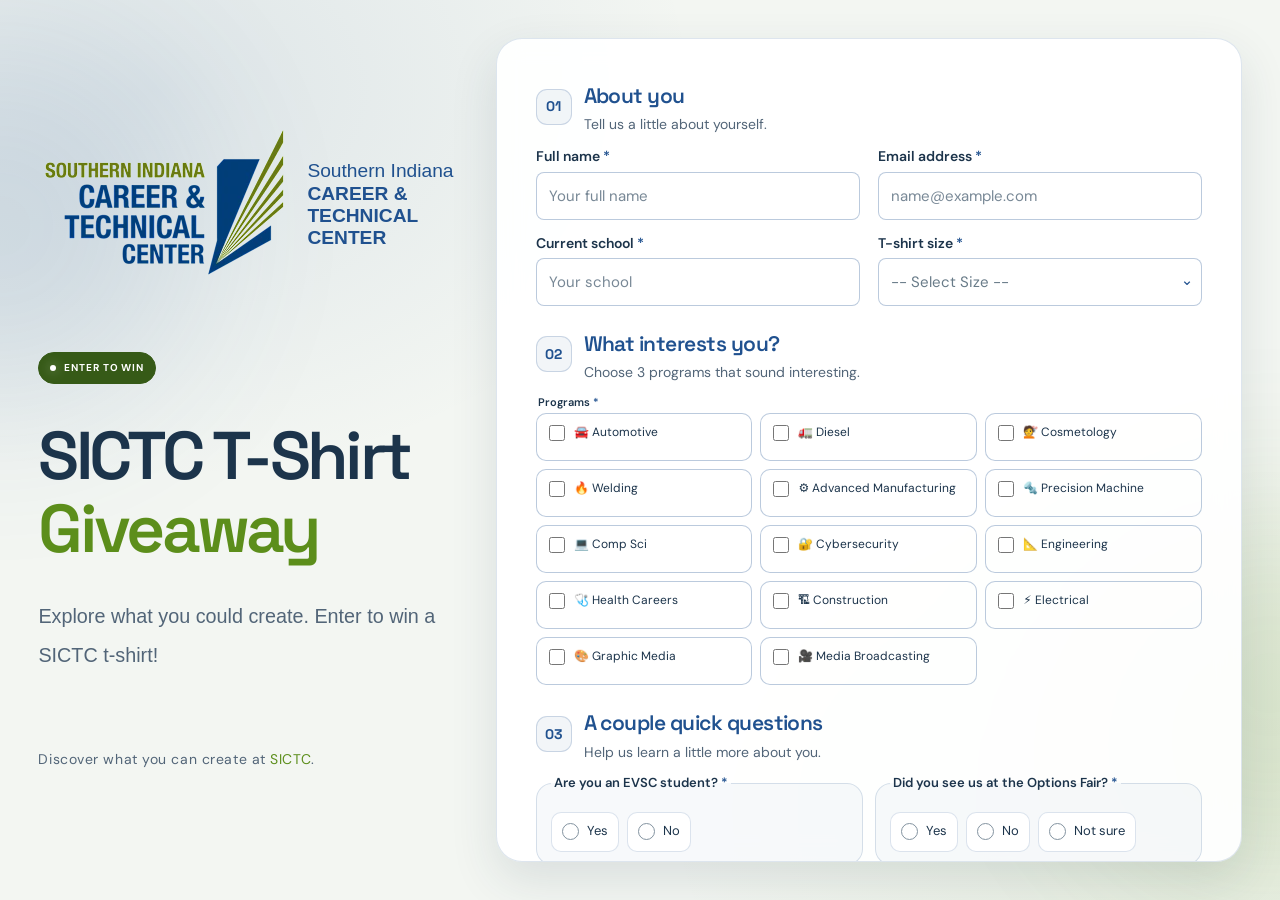
<file: index.html>
<!DOCTYPE html>
<html lang="en">
<head>
  <meta charset="UTF-8">
  <meta name="viewport" content="width=device-width, initial-scale=1.0">
  <meta name="theme-color" content="#f3f6f2">
  <title>SICTC T-Shirt Giveaway</title>
  <link rel="stylesheet" href="styles.css">
</head>
<body>
  <main class="page-shell">
    <div class="ambient ambient-one" aria-hidden="true"></div>
    <div class="ambient ambient-two" aria-hidden="true"></div>

    <section class="intro-panel" aria-labelledby="page-title">
      <div class="brand-row">
        <img class="brand-logo" src="assets/images/sictc-logo.png" alt="SICTC">
        <p class="eyebrow">
          <span>Southern Indiana</span>
          <span>Career &amp; Technical Center</span>
        </p>
      </div>

      <div class="intro">
        <span class="pill"><span class="pill-dot" aria-hidden="true"></span> ENTER TO WIN</span>
        <h1 id="page-title">SICTC T-Shirt <span>Giveaway</span></h1>
        <p class="intro-copy">Explore what you could create. Enter to win a SICTC t-shirt!</p>
      </div>

      <footer class="page-footer">Discover what you can create at <span>SICTC</span>.</footer>
    </section>

    <section class="form-card" aria-label="Giveaway entry form">
      <form action="/submit" method="POST" class="form-layout">
        <section class="form-section about-section" aria-labelledby="about-heading">
          <div class="section-heading">
            <span class="section-number">01</span>
            <div>
              <h2 id="about-heading">About you</h2>
              <p>Tell us a little about yourself.</p>
            </div>
          </div>

          <div class="basic-fields">
            <div class="field">
              <label for="full-name">Full name <span class="required">*</span></label>
              <input id="full-name" type="text" name="full_name" autocomplete="name" placeholder="Your full name" required>
            </div>
            <div class="field">
              <label for="email">Email address <span class="required">*</span></label>
              <input id="email" type="email" name="email" autocomplete="email" placeholder="name@example.com" required>
            </div>
            <div class="field">
              <label for="school">Current school <span class="required">*</span></label>
              <input id="school" type="text" name="school" autocomplete="organization" placeholder="Your school" required>
            </div>
            <div class="field">
              <label for="t-shirt-size">T-shirt size <span class="required">*</span></label>
              <div class="select-wrap">
                <select id="t-shirt-size" name="t_shirt_size" required>
                  <option value="">-- Select Size --</option>
                  <option value="S">S</option>
                  <option value="M">M</option>
                  <option value="L">L</option>
                  <option value="XL">XL</option>
                </select>
              </div>
            </div>
          </div>
        </section>

        <section class="form-section programs-section" aria-labelledby="programs-heading">
          <div class="section-heading">
            <span class="section-number">02</span>
            <div>
              <h2 id="programs-heading">What interests you?</h2>
              <p>Choose 3 programs that sound interesting.</p>
            </div>
          </div>

          <fieldset class="program-picker">
            <legend>Programs <span class="required">*</span></legend>
            <div class="program-options">
              <label class="program-option"><input type="checkbox" name="programs[]" value="Automotive"><span>🚘 Automotive</span></label>
              <label class="program-option"><input type="checkbox" name="programs[]" value="Diesel"><span>🚛 Diesel</span></label>
              <label class="program-option"><input type="checkbox" name="programs[]" value="Cosmetology"><span>💇 Cosmetology</span></label>
              <label class="program-option"><input type="checkbox" name="programs[]" value="Welding"><span>🔥 Welding</span></label>
              <label class="program-option"><input type="checkbox" name="programs[]" value="Advanced Manufacturing"><span>⚙ Advanced Manufacturing</span></label>
              <label class="program-option"><input type="checkbox" name="programs[]" value="Precision Machine"><span>🔩 Precision Machine</span></label>
              <label class="program-option"><input type="checkbox" name="programs[]" value="Comp Sci"><span>💻 Comp Sci</span></label>
              <label class="program-option"><input type="checkbox" name="programs[]" value="Cybersecurity"><span>🔐 Cybersecurity</span></label>
              <label class="program-option"><input type="checkbox" name="programs[]" value="Engineering"><span>📐 Engineering</span></label>
              <label class="program-option"><input type="checkbox" name="programs[]" value="Health Careers"><span>🩺 Health Careers</span></label>
              <label class="program-option"><input type="checkbox" name="programs[]" value="Construction"><span>🏗 Construction</span></label>
              <label class="program-option"><input type="checkbox" name="programs[]" value="Electrical"><span>⚡ Electrical</span></label>
              <label class="program-option"><input type="checkbox" name="programs[]" value="Graphic Media"><span>🎨 Graphic Media</span></label>
              <label class="program-option"><input type="checkbox" name="programs[]" value="Media Broadcasting"><span>🎥 Media Broadcasting</span></label>
            </div>
          </fieldset>
        </section>

        <section class="form-section student-section" aria-labelledby="questions-heading">
          <div class="section-heading">
            <span class="section-number">03</span>
            <div>
              <h2 id="questions-heading">A couple quick questions</h2>
              <p>Help us learn a little more about you.</p>
            </div>
          </div>

          <fieldset class="choice-panel">
            <legend>Are you an EVSC student? <span class="required">*</span></legend>
            <div class="radio-row">
              <label class="radio-option">
                <input type="radio" name="evsc_student" value="yes" required>
                <span class="radio-custom" aria-hidden="true"></span>
                <span>Yes</span>
              </label>
              <label class="radio-option">
                <input type="radio" name="evsc_student" value="no">
                <span class="radio-custom" aria-hidden="true"></span>
                <span>No</span>
              </label>
            </div>
          </fieldset>

          <fieldset class="choice-panel">
            <legend>Did you see us at the Options Fair? <span class="required">*</span></legend>
            <div class="radio-row">
              <label class="radio-option">
                <input type="radio" name="options_fair" value="yes" required>
                <span class="radio-custom" aria-hidden="true"></span>
                <span>Yes</span>
              </label>
              <label class="radio-option">
                <input type="radio" name="options_fair" value="no">
                <span class="radio-custom" aria-hidden="true"></span>
                <span>No</span>
              </label>
              <label class="radio-option">
                <input type="radio" name="options_fair" value="not_sure">
                <span class="radio-custom" aria-hidden="true"></span>
                <span>Not sure</span>
              </label>
            </div>
          </fieldset>
        </section>

        <div class="form-footer">
          <p><span class="required">*</span> Required fields</p>
          <button type="submit" class="submit-button">
            <span>Submit my entry</span>
            <span class="button-arrow" aria-hidden="true">↗</span>
          </button>
        </div>
      </form>
    </section>
  </main>
</body>
</html>
</file>
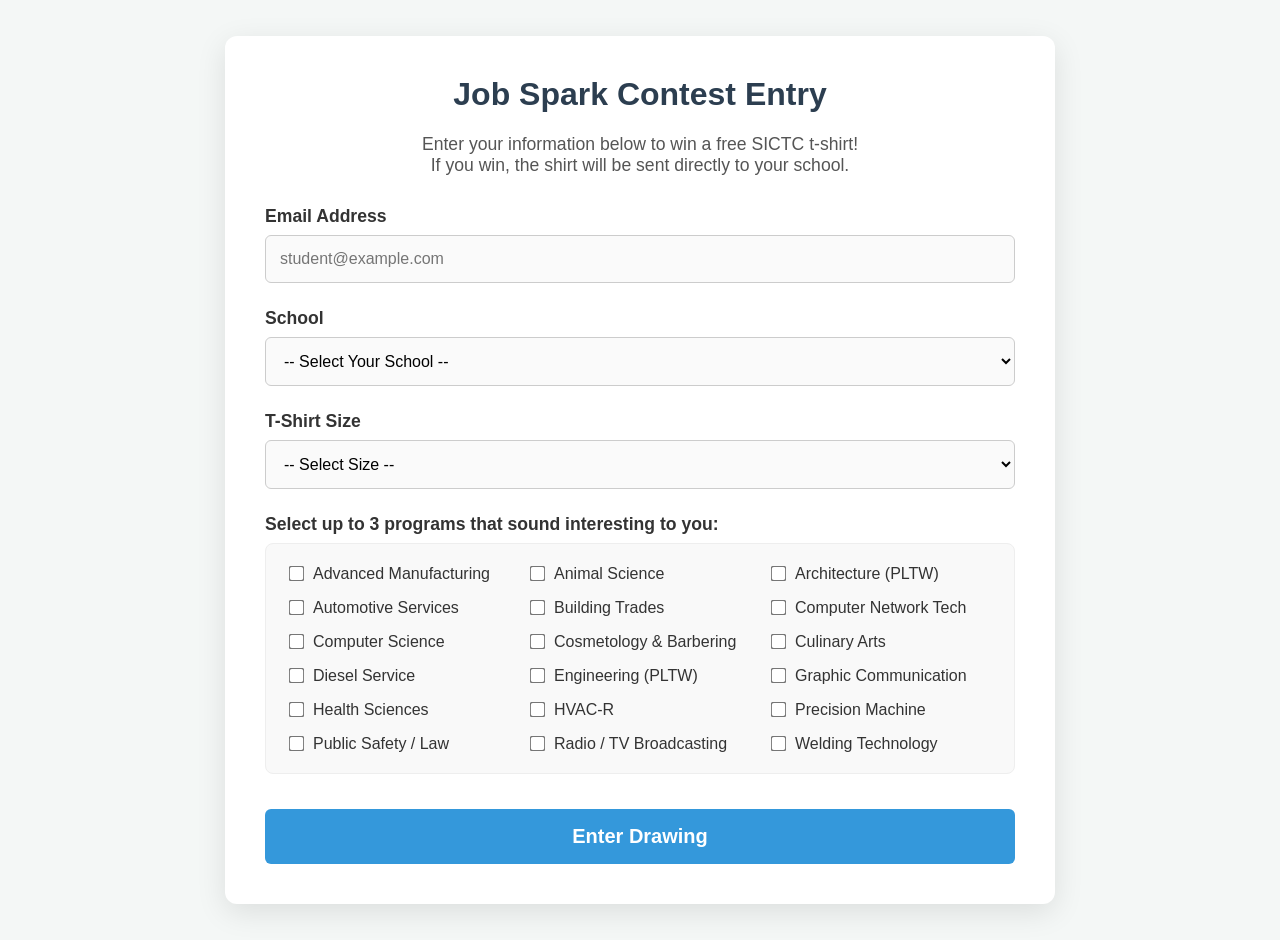
<file: test.html>
<!DOCTYPE html>
<html lang="en">
<head>
    <meta charset="UTF-8">
    <meta name="viewport" content="width=device-width, initial-scale=1.0">
    <title>Job Spark Contest - SICTC</title>
    <style>
        /* 
           Simple, clean base design.
           Colors are kept neutral with a blue accent so you can easily tweak them later.
        */
        body {
            font-family: -apple-system, BlinkMacSystemFont, "Segoe UI", Roboto, Arial, sans-serif;
            background-color: #f4f7f6;
            color: #333;
            display: flex;
            justify-content: center;
            align-items: center;
            min-height: 100vh;
            margin: 0;
            padding: 20px;
        }

        .form-container {
            background: #ffffff;
            padding: 40px;
            border-radius: 12px;
            box-shadow: 0 8px 30px rgba(0,0,0,0.1);
            max-width: 750px; /* Great width for a 17-inch screen */
            width: 100%;
        }

        h1 {
            text-align: center;
            color: #2c3e50;
            margin-top: 0;
        }

        p.subtitle {
            text-align: center;
            font-size: 1.1em;
            color: #555;
            margin-bottom: 30px;
        }

        .form-group {
            margin-bottom: 25px;
        }

        label.field-label {
            display: block;
            font-weight: 600;
            margin-bottom: 8px;
            font-size: 1.1em;
        }

        input[type="email"], select {
            width: 100%;
            padding: 14px;
            border: 1px solid #ccc;
            border-radius: 6px;
            font-size: 16px;
            box-sizing: border-box;
            background-color: #fafafa;
        }

        /* Checkbox grid layout - uses 3 columns on larger screens */
        .checkbox-group {
            display: grid;
            grid-template-columns: repeat(3, 1fr);
            gap: 15px;
            background: #f9f9f9;
            padding: 20px;
            border-radius: 8px;
            border: 1px solid #eee;
        }

        .checkbox-group label {
            display: flex;
            align-items: center;
            font-weight: normal;
            font-size: 1em;
            cursor: pointer;
        }

        .checkbox-group input {
            margin-right: 10px;
            transform: scale(1.2);
            cursor: pointer;
        }

        .hidden {
            display: none !important;
        }

        .radio-group label {
            margin-right: 20px;
            font-size: 1.1em;
            cursor: pointer;
        }

        button[type="submit"] {
            width: 100%;
            padding: 16px;
            background-color: #3498db; /* Tweak this color to match your branding */
            color: white;
            border: none;
            border-radius: 6px;
            font-size: 20px;
            font-weight: bold;
            cursor: pointer;
            transition: background-color 0.3s;
            margin-top: 10px;
        }

        button[type="submit"]:hover {
            background-color: #2980b9;
        }

        /* Toast Popup Notification */
        .toast {
            visibility: hidden;
            background-color: #2ecc71;
            color: #fff;
            text-align: center;
            border-radius: 8px;
            padding: 20px 40px;
            position: fixed;
            z-index: 1000;
            left: 50%;
            top: 50%;
            transform: translate(-50%, -50%);
            font-size: 24px;
            box-shadow: 0 10px 40px rgba(0,0,0,0.2);
            opacity: 0;
            transition: opacity 0.5s, visibility 0.5s;
        }

        .toast.show {
            visibility: visible;
            opacity: 1;
        }
    </style>
</head>
<body>

    <div class="form-container">
        <h1>Job Spark Contest Entry</h1>
        <p class="subtitle">Enter your information below to win a free SICTC t-shirt! <br>If you win, the shirt will be sent directly to your school.</p>
        
        <form id="contestForm">
            <!-- Email -->
            <div class="form-group">
                <label class="field-label" for="email">Email Address</label>
                <input type="email" id="email" name="email" required placeholder="student@example.com">
            </div>

            <!-- School -->
            <div class="form-group">
                <label class="field-label" for="school">School</label>
                <select id="school" name="school" required>
                    <option value="">-- Select Your School --</option>
                    <optgroup label="EVSC Schools">
                        <option value="Bosse High School">Bosse High School</option>
                        <option value="Central High School">Central High School</option>
                        <option value="Harrison High School">Harrison High School</option>
                        <option value="North High School">North High School</option>
                        <option value="Reitz High School">Reitz High School</option>
                        <option value="New Tech Institute">New Tech Institute</option>
                        <option value="Academy of Science & Medicine">Academy of Science & Medicine</option>
                    </optgroup>
                    <optgroup label="Other">
                        <option value="Other">Other / Non-EVSC</option>
                    </optgroup>
                </select>
            </div>

            <!-- Conditional Options Fair Question (Hidden by default) -->
            <div class="form-group hidden" id="optionsFairGroup">
                <label class="field-label">Did you see us at the EVSC Options Fair?</label>
                <div class="radio-group">
                    <label><input type="radio" name="optionsFair" value="yes"> Yes</label>
                    <label><input type="radio" name="optionsFair" value="no"> No</label>
                </div>
            </div>

            <!-- Shirt Size -->
            <div class="form-group">
                <label class="field-label" for="shirtSize">T-Shirt Size</label>
                <select id="shirtSize" name="shirtSize" required>
                    <option value="">-- Select Size --</option>
                    <option value="Small">Small</option>
                    <option value="Medium">Medium</option>
                    <option value="Large">Large</option>
                    <option value="X-Large">X-Large</option>
                    <option value="XX-Large">XX-Large</option>
                </select>
            </div>

            <!-- 3 Programs -->
            <div class="form-group">
                <label class="field-label">Select up to 3 programs that sound interesting to you:</label>
                <div class="checkbox-group">
                    <label><input type="checkbox" name="programs" value="Advanced Manufacturing" class="program-cb"> Advanced Manufacturing</label>
                    <label><input type="checkbox" name="programs" value="Animal Science" class="program-cb"> Animal Science</label>
                    <label><input type="checkbox" name="programs" value="Architecture" class="program-cb"> Architecture (PLTW)</label>
                    <label><input type="checkbox" name="programs" value="Automotive Services" class="program-cb"> Automotive Services</label>
                    <label><input type="checkbox" name="programs" value="Building Trades" class="program-cb"> Building Trades</label>
                    <label><input type="checkbox" name="programs" value="Computer Network" class="program-cb"> Computer Network Tech</label>
                    <label><input type="checkbox" name="programs" value="Computer Science" class="program-cb"> Computer Science</label>
                    <label><input type="checkbox" name="programs" value="Cosmetology" class="program-cb"> Cosmetology & Barbering</label>
                    <label><input type="checkbox" name="programs" value="Culinary Arts" class="program-cb"> Culinary Arts</label>
                    <label><input type="checkbox" name="programs" value="Diesel Service" class="program-cb"> Diesel Service</label>
                    <label><input type="checkbox" name="programs" value="Engineering" class="program-cb"> Engineering (PLTW)</label>
                    <label><input type="checkbox" name="programs" value="Graphic Communication" class="program-cb"> Graphic Communication</label>
                    <label><input type="checkbox" name="programs" value="Health Sciences" class="program-cb"> Health Sciences</label>
                    <label><input type="checkbox" name="programs" value="HVAC-R" class="program-cb"> HVAC-R</label>
                    <label><input type="checkbox" name="programs" value="Precision Machine" class="program-cb"> Precision Machine</label>
                    <label><input type="checkbox" name="programs" value="Public Safety" class="program-cb"> Public Safety / Law</label>
                    <label><input type="checkbox" name="programs" value="Radio/TV" class="program-cb"> Radio / TV Broadcasting</label>
                    <label><input type="checkbox" name="programs" value="Welding" class="program-cb"> Welding Technology</label>
                </div>
            </div>

            <button type="submit">Enter Drawing</button>
        </form>
    </div>

    <!-- The Toast Notification -->
    <div id="successToast" class="toast">
        🎉 Success! You've been entered into the drawing.
    </div>

    <script>
        // 1. Conditional Logic for the "Options Fair" question
        const schoolSelect = document.getElementById('school');
        const optionsFairGroup = document.getElementById('optionsFairGroup');
        const optionsFairRadios = document.getElementsByName('optionsFair');
        
        // List of EVSC schools to trigger the condition
        const evscSchools = [
            "Bosse High School", "Central High School", "Harrison High School", 
            "North High School", "Reitz High School", "New Tech Institute", 
            "Academy of Science & Medicine"
        ];

        schoolSelect.addEventListener('change', function() {
            if (evscSchools.includes(this.value)) {
                optionsFairGroup.classList.remove('hidden');
                optionsFairRadios[0].required = true; // Make radio required
            } else {
                optionsFairGroup.classList.add('hidden');
                optionsFairRadios[0].required = false; // Remove requirement
                optionsFairRadios.forEach(radio => radio.checked = false); // Clear selection
            }
        });

        // 2. Limit the program selection to a maximum of 3
        const checkboxes = document.querySelectorAll('.program-cb');
        checkboxes.forEach(cb => {
            cb.addEventListener('change', function() {
                const checkedCount = document.querySelectorAll('.program-cb:checked').length;
                if (checkedCount > 3) {
                    this.checked = false;
                    alert('Please select a maximum of 3 programs.');
                }
            });
        });

        // 3. Handle Form Submission
        const contestForm = document.getElementById('contestForm');
        const successToast = document.getElementById('successToast');

        contestForm.addEventListener('submit', function(e) {
            e.preventDefault(); // Stop page from refreshing

            // Ensure they selected at least 1 program
            const checkedCount = document.querySelectorAll('.program-cb:checked').length;
            if (checkedCount === 0) {
                alert('Please select at least 1 program that sounds interesting.');
                return;
            }

            /* ---------------------------------------------------------
               FUTURE BACKEND STEP: SEND DATA & CONFIRMATION EMAIL 
               This is where you'll pass data to your Flask application.
               
               Example Fetch API call to your Flask route:
               
               const formData = new FormData(contestForm);
               fetch('/api/submit-contest', {
                   method: 'POST',
                   body: formData
               })
               .then(response => response.json())
               .then(data => {
                   // Only show toast if submission was successful
               })
               .catch(error => console.error('Error:', error));
            --------------------------------------------------------- */

            // 4. Show the Toast Pop-up naturally
            successToast.classList.add('show');
            
            // Hide the toast after 3.5 seconds
            setTimeout(() => {
                successToast.classList.remove('show');
            }, 3500);

            // 5. Clear the form for the next student
            contestForm.reset();
            
            // Re-hide the options fair question since form reset drops the school value
            optionsFairGroup.classList.add('hidden');
            optionsFairRadios[0].required = false;
        });
    </script>
</body>
</html>
</file>
<file: styles.css>
@import url('https://fonts.googleapis.com/css2?family=DM+Sans:wght@400;500;600;700&family=Space+Grotesk:wght@400;500;600;700&display=swap');

:root {
  color-scheme: dark;
  --brand-blue: #1a5290;
  --brand-green: #5c8d1b;
  --bg: #09121c;
  --surface: rgba(15, 27, 41, 0.96);
  --surface-raised: #17283a;
  --surface-soft: #101e2d;
  --border: rgba(171, 198, 219, 0.16);
  --border-strong: rgba(171, 198, 219, 0.28);
  --text: #f3f6ff;
  --muted: #a2aec7;
  --subtle: #73809d;
  --accent: var(--brand-blue);
  --accent-bright: #9bc0df;
  --accent-blue: var(--brand-green);
  --danger: #ff9eae;
  --radius-sm: 10px;
  --radius-md: 16px;
  --radius-lg: 26px;
  --shadow-card: 0 28px 90px rgba(0, 0, 0, 0.42);
  --focus-ring: 0 0 0 4px rgba(26, 82, 144, 0.28);
}

* { box-sizing: border-box; }

html {
  height: 100%;
  overflow: hidden;
}

body {
  margin: 0;
  height: 100%;
  overflow: hidden;
  background:
    radial-gradient(ellipse at 18% 4%, rgba(26, 82, 144, 0.2), transparent 34rem),
    radial-gradient(ellipse at 92% 90%, rgba(92, 141, 27, 0.12), transparent 32rem),
    var(--bg);
  color: var(--text);
  font-family: 'DM Sans', system-ui, -apple-system, BlinkMacSystemFont, 'Segoe UI', sans-serif;
  font-size: 15px;
  line-height: 1.6;
  -webkit-font-smoothing: antialiased;
}

button, input, select, textarea { font: inherit; }
button, input, select { -webkit-tap-highlight-color: transparent; }
button { cursor: pointer; }

::selection {
  background: rgba(26, 82, 144, 0.55);
  color: #fff;
}

.page-shell {
  position: relative;
  isolation: isolate;
  display: grid;
  width: 100%;
  height: 100vh;
  height: 100dvh;
  grid-template-columns: minmax(0, 0.88fr) minmax(0, 1.12fr);
  align-items: stretch;
  gap: clamp(24px, 5vw, 76px);
  overflow: hidden;
  padding: clamp(20px, 4vw, 64px);
}

.ambient {
  position: absolute;
  z-index: -1;
  width: 380px;
  height: 380px;
  border-radius: 50%;
  filter: blur(90px);
  opacity: 0.13;
  pointer-events: none;
}

.ambient-one { top: 4%; left: -190px; background: var(--brand-blue); }
.ambient-two { right: -180px; bottom: 3%; background: var(--brand-green); }

.intro-panel {
  display: flex;
  min-width: 0;
  min-height: 0;
  flex-direction: column;
  justify-content: center;
}

.form-card {
  width: 100%;
  min-width: 0;
  min-height: 0;
  overflow-y: auto;
  padding: clamp(24px, 5vw, 52px);
  border: 1px solid var(--border);
  border-radius: var(--radius-lg);
  background: var(--surface);
  box-shadow: var(--shadow-card);
  backdrop-filter: blur(20px);
  -webkit-backdrop-filter: blur(20px);
}

.brand-row {
  display: flex;
  align-items: center;
  gap: 13px;
  margin-bottom: clamp(30px, 6vh, 60px);
}

.brand-logo {
  display: block;
  width: clamp(180px, 23vw, 300px);
  max-width: 100%;
  height: auto;
  flex: 0 1 auto;
}

.eyebrow {
  margin: 0;
  color: #d9dff2;
  font-size: clamp(15px, 1.5vw, 20px);
  line-height: 1.15;
}

.eyebrow span {
  display: block;
}

.eyebrow span:first-child {
  font-family: "Franklin Gothic Medium Cond", "Arial Narrow", sans-serif;
  font-weight: 400;
}

.eyebrow span:last-child {
  font-family: "Swis721 Cn BT", "Arial Narrow", sans-serif;
  font-weight: 700;
  text-transform: uppercase;
}

.brand-caption {
  margin: 3px 0 0;
  color: var(--subtle);
  font-size: 12px;
  font-family: Arial, sans-serif;
  font-weight: 400;
}

.intro { max-width: 600px; }

.pill {
  display: inline-flex;
  align-items: center;
  gap: 8px;
  padding: 7px 11px;
  border: 1px solid #365a17;
  border-radius: 999px;
  background: #365a17;
  color: #fff;
  font-size: 10px;
  font-weight: 700;
  letter-spacing: 0.09em;
}

.pill-dot {
  width: 6px;
  height: 6px;
  border-radius: 50%;
  background: #fff;
  box-shadow: 0 0 12px rgba(255, 255, 255, 0.5);
}

h1, h2, p { overflow-wrap: anywhere; }

h1 {
  margin: 24px 0 18px;
  font-family: 'Space Grotesk', sans-serif;
  font-size: clamp(2rem, 4.2vw, 3.4rem);
  font-weight: 600;
  letter-spacing: -0.055em;
  line-height: 1.09;
}

h1 span {
  color: var(--accent-bright);
}

.intro-copy {
  max-width: 540px;
  margin: 0;
  color: var(--muted);
  font-size: 15px;
  line-height: 2;
  font-family: Arial, sans-serif;
  font-weight: 400;
}

.divider {
  height: 1px;
  margin: 34px 0;
  background: linear-gradient(90deg, var(--border-strong), transparent);
}

.section-heading {
  display: flex;
  align-items: flex-start;
  gap: 14px;
  margin: 0 0 22px;
}

.section-spaced { margin-top: 28px; }

.section-number {
  display: grid;
  width: 34px;
  height: 34px;
  flex: 0 0 auto;
  place-items: center;
  border: 1px solid var(--border-strong);
  border-radius: 11px;
  background: rgba(255, 255, 255, 0.025);
  color: var(--accent-bright);
  font-family: 'Space Grotesk', sans-serif;
  font-size: 12px;
  font-weight: 700;
}

.section-heading h2 {
  margin: 1px 0 2px;
  font-family: 'Space Grotesk', sans-serif;
  font-size: 19px;
  font-weight: 600;
  letter-spacing: -0.025em;
}

.section-heading p {
  margin: 0;
  color: var(--muted);
  font-size: 13px;
}

.field { min-width: 0; margin-bottom: 20px; }

.field > label,
.choice-panel legend {
  display: block;
  margin-bottom: 9px;
  color: #e7ebf8;
  font-size: 13px;
  font-weight: 600;
}

.required { color: var(--accent-bright); }

input[type="text"],
input[type="email"],
input[type="number"],
input[type="url"],
input[type="password"],
select,
textarea {
  display: block;
  width: 100%;
  min-height: 52px;
  padding: 13px 15px;
  border: 1px solid var(--border-strong);
  border-radius: var(--radius-sm);
  outline: none;
  background: rgba(7, 11, 22, 0.68);
  color: var(--text);
  transition: border-color 160ms ease, box-shadow 160ms ease, background 160ms ease;
}

input::placeholder,
textarea::placeholder { color: #687591; opacity: 1; }

input:hover, select:hover, textarea:hover { border-color: rgba(170, 190, 230, 0.4); }

input:focus-visible,
select:focus-visible,
textarea:focus-visible,
button:focus-visible {
  border-color: var(--accent);
  box-shadow: var(--focus-ring);
  outline: none;
}

input:invalid:not(:placeholder-shown) { border-color: rgba(255, 158, 174, 0.7); }

.select-wrap { position: relative; }
.select-wrap::after {
  position: absolute;
  top: 50%;
  right: 17px;
  color: var(--muted);
  content: '⌄';
  font-size: 18px;
  pointer-events: none;
  transform: translateY(-58%);
}
select { appearance: none; padding-right: 42px; cursor: pointer; }
select:required:invalid { color: #687591; }
select option { background: #111729; color: var(--text); }

.field-hint {
  margin: 8px 0 0;
  color: var(--subtle);
  font-size: 12px;
}

.program-picker {
  min-width: 0;
  margin: 0;
  padding: 0;
  border: 0;
}

.program-picker legend {
  margin-bottom: 9px;
  color: #e7ebf8;
  font-size: 13px;
  font-weight: 600;
}

.program-options {
  display: grid;
  grid-template-columns: repeat(auto-fit, minmax(210px, 1fr));
  gap: 8px;
}

.program-option {
  display: flex;
  min-width: 0;
  min-height: 48px;
  align-items: flex-start;
  gap: 9px;
  margin: 0;
  padding: 10px 12px;
  border: 1px solid var(--border-strong);
  border-radius: var(--radius-sm);
  background: rgba(255, 255, 255, 0.025);
  color: var(--text);
  cursor: pointer;
  font-size: 12px;
  line-height: 1.4;
  transition: border-color 160ms ease, background 160ms ease;
}

.program-option:hover {
  border-color: rgba(92, 141, 27, 0.55);
  background: rgba(92, 141, 27, 0.08);
}

.program-option input {
  width: 16px;
  height: 16px;
  flex: 0 0 auto;
  margin: 1px 0 0;
  accent-color: var(--brand-blue);
}

.program-option input:focus-visible {
  outline: 3px solid rgba(26, 82, 144, 0.38);
  outline-offset: 3px;
}

.program-option input:checked + span {
  color: var(--brand-blue);
  font-weight: 700;
}

.program-option input:disabled,
.program-option input:disabled + span {
  cursor: not-allowed;
  opacity: 0.5;
}

.program-picker .field-hint {
  margin-top: 8px;
}

.program-grid {
  display: grid;
  grid-template-columns: repeat(3, minmax(0, 1fr));
  gap: 14px;
}

.program-grid .field { margin-bottom: 0; }
.program-grid .field > label { font-size: 12px; }
.program-hint { margin-top: 11px; }

.choice-panel {
  min-width: 0;
  margin: 0;
  padding: 18px;
  border: 1px solid var(--border);
  border-radius: var(--radius-md);
  background: rgba(255, 255, 255, 0.018);
}

.choice-panel legend { padding: 0 4px; margin-bottom: 14px; }

.radio-row {
  display: flex;
  flex-wrap: wrap;
  gap: 10px;
}

.radio-option {
  display: inline-flex;
  min-height: 44px;
  align-items: center;
  gap: 9px;
  padding: 10px 14px;
  border: 1px solid var(--border);
  border-radius: 10px;
  background: rgba(255, 255, 255, 0.025);
  color: #d9e0f2;
  cursor: pointer;
  font-size: 13px;
  transition: background 160ms ease, border-color 160ms ease;
}

.radio-option:hover {
  border-color: rgba(92, 141, 27, 0.55);
  background: rgba(92, 141, 27, 0.08);
}

.radio-option input {
  position: absolute;
  width: 1px;
  height: 1px;
  overflow: hidden;
  clip: rect(0, 0, 0, 0);
  white-space: nowrap;
  clip-path: inset(50%);
}

.radio-custom {
  display: inline-grid;
  width: 16px;
  height: 16px;
  flex: 0 0 auto;
  place-items: center;
  border: 1px solid #65718d;
  border-radius: 50%;
  background: #0b1020;
}

.radio-option input:checked + .radio-custom {
  border-color: var(--accent-bright);
  background: var(--accent-bright);
  box-shadow: inset 0 0 0 4px #17172b;
}

.radio-option input:focus-visible + .radio-custom {
  outline: 3px solid rgba(26, 82, 144, 0.38);
  outline-offset: 3px;
}

.conditional-field {
  margin-top: 18px;
  padding: 18px;
  border: 1px solid rgba(92, 141, 27, 0.32);
  border-radius: var(--radius-md);
  background: rgba(92, 141, 27, 0.08);
  animation: reveal 180ms ease-out;
}

.conditional-field[hidden] { display: none; }
.conditional-field > label { margin-bottom: 12px; }

@keyframes reveal {
  from { opacity: 0; transform: translateY(-4px); }
  to { opacity: 1; transform: translateY(0); }
}

.form-footer {
  margin-top: 36px;
  padding-top: 25px;
  border-top: 1px solid var(--border);
}

.form-footer > p:first-child {
  margin: 0 0 16px;
  color: var(--muted);
  font-size: 12px;
}

.submit-button {
  display: flex;
  width: 100%;
  min-height: 56px;
  align-items: center;
  justify-content: space-between;
  gap: 14px;
  padding: 14px 18px 14px 22px;
  border: 1px solid rgba(196, 187, 255, 0.45);
  border-radius: 12px;
  background: linear-gradient(105deg, #1a5290, #205d99 60%, #386c9d);
  color: #fff;
  font-size: 14px;
  font-weight: 700;
  box-shadow: 0 10px 28px rgba(26, 82, 144, 0.28), inset 0 1px 0 rgba(255, 255, 255, 0.2);
  transition: transform 160ms ease, filter 160ms ease, box-shadow 160ms ease;
}

.submit-button:hover {
  filter: brightness(1.08);
  box-shadow: 0 14px 34px rgba(26, 82, 144, 0.36), inset 0 1px 0 rgba(255, 255, 255, 0.22);
  transform: translateY(-1px);
}

.submit-button:active { transform: translateY(0); }

.button-arrow {
  display: grid;
  width: 28px;
  height: 28px;
  place-items: center;
  border: 1px solid rgba(255, 255, 255, 0.28);
  border-radius: 8px;
  background: rgba(255, 255, 255, 0.1);
  font-size: 17px;
}

.privacy-note {
  max-width: 470px;
  margin: 15px auto 0;
  color: var(--subtle);
  font-size: 11px;
  line-height: 1.7;
  text-align: center;
}

.form-alert {
  position: fixed;
  z-index: 20;
  top: 16px;
  left: 50%;
  width: min(460px, calc(100% - 32px));
  padding: 13px 18px;
  border: 1px solid #2e7d32;
  border-radius: 12px;
  background: #2e7d32;
  color: #fff;
  font-size: 14px;
  font-weight: 700;
  line-height: 1.4;
  text-align: center;
  box-shadow: 0 10px 28px rgba(0, 0, 0, 0.28);
  transform: translate(-50%, 0);
  animation: alert-in 180ms ease-out;
}

.form-alert.error {
  border-color: #b3261e;
  background: #b3261e;
}

.form-alert[hidden] { display: none; }

@keyframes alert-in {
  from { opacity: 0; transform: translate(-50%, -8px); }
  to { opacity: 1; transform: translate(-50%, 0); }
}

.page-footer {
  margin-top: clamp(24px, 6vh, 60px);
  padding: 0;
  color: #65718b;
  font-size: 11px;
  letter-spacing: 0.04em;
  text-align: left;
}
.page-footer span { color: #c5dc9e; }

@media (max-width: 760px) {
  .page-shell {
    grid-template-columns: minmax(0, 1fr);
    grid-template-rows: minmax(0, 0.42fr) minmax(0, 0.58fr);
    gap: 12px;
    padding: 16px 12px 12px;
  }

  .intro-panel {
    justify-content: center;
    overflow: hidden;
  }

  .brand-row { gap: 9px; margin-bottom: 8px; }
  .brand-logo { width: clamp(128px, 30vw, 180px); }
  .brand-caption { font-size: 11px; }
  .pill { max-width: 100%; flex-wrap: wrap; padding: 5px 8px; font-size: 9px; }
  h1 { margin: 8px 0; font-size: clamp(1.3rem, 5vh, 2rem); }
  .intro-copy { font-size: 12px; line-height: 1.4; }
  .page-footer { display: none; }
  .form-card { padding: 18px 16px; border-radius: 18px; }
  .divider { margin: 0 0 20px; }
  .program-grid { grid-template-columns: 1fr; gap: 0; }
  .program-grid .field { margin-bottom: 18px; }
  .program-grid .field > label { font-size: 13px; }
  .radio-row { gap: 8px; }
  .radio-option { flex: 1 1 auto; }
  .choice-panel, .conditional-field { padding: 14px; }
}

@media (max-height: 600px) and (min-width: 761px) {
  .page-shell { padding-top: 16px; padding-bottom: 16px; }
  .brand-row { margin-bottom: 14px; }
  h1 { margin: 12px 0 8px; font-size: clamp(1.8rem, 6vh, 2.8rem); }
  .intro-copy { font-size: 13px; line-height: 1.5; }
  .page-footer { margin-top: 16px; }
  .form-card { padding-top: 24px; padding-bottom: 24px; }
}

@media (prefers-reduced-motion: reduce) {
  *, *::before, *::after {
    scroll-behavior: auto !important;
    animation-duration: 0.01ms !important;
    animation-iteration-count: 1 !important;
    transition-duration: 0.01ms !important;
  }
}

:root {
  color-scheme: light;
  --brand-blue: #20518f;
  --brand-green: #5c8e1b;
  --bg: #f3f6f2;
  --surface: #ffffff;
  --surface-raised: #f7f9f8;
  --surface-soft: #edf2f2;
  --border: rgba(32, 81, 143, 0.16);
  --border-strong: rgba(32, 81, 143, 0.3);
  --text: #1c344b;
  --muted: #526578;
  --subtle: #687b88;
  --accent: var(--brand-blue);
  --accent-bright: var(--brand-blue);
  --accent-blue: var(--brand-green);
  --shadow-card: 0 18px 48px rgba(31, 57, 75, 0.12);
  --focus-ring: 0 0 0 3px rgba(32, 81, 143, 0.18);
}

body {
  background:
    radial-gradient(ellipse at 12% 10%, rgba(32, 81, 143, 0.1), transparent 34rem),
    radial-gradient(ellipse at 92% 90%, rgba(92, 142, 27, 0.09), transparent 32rem),
    var(--bg);
}

.page-shell {
  grid-template-columns: minmax(0, 0.82fr) minmax(0, 1.18fr);
  gap: clamp(20px, 3vw, 48px);
  padding: clamp(16px, 3vw, 48px);
}

.form-card {
  display: flex;
  overflow: hidden;
  padding: clamp(16px, 2.4vw, 34px);
  border-color: rgba(32, 81, 143, 0.15);
  background: rgba(255, 255, 255, 0.94);
  box-shadow: var(--shadow-card);
  backdrop-filter: blur(12px);
  -webkit-backdrop-filter: blur(12px);
}

.intro-panel { color: var(--text); }
.eyebrow { color: var(--brand-blue); }
.brand-caption, .intro-copy { color: var(--muted); }
h1 span, .page-footer span { color: var(--brand-green); }
.page-footer { color: var(--muted); }

.form-layout {
  display: grid;
  width: 100%;
  min-height: 0;
  grid-template-columns: repeat(2, minmax(0, 1fr));
  align-content: center;
  gap: clamp(8px, 1.3vh, 14px) clamp(12px, 1.6vw, 22px);
}

.form-section { min-width: 0; }
.about-section, .programs-section { grid-column: 1 / -1; }
.section-heading { align-items: center; gap: 10px; margin-bottom: 8px; }
.section-number {
  width: 28px;
  height: 28px;
  border-color: rgba(32, 81, 143, 0.2);
  border-radius: 9px;
  background: rgba(32, 81, 143, 0.06);
  color: var(--brand-blue);
}
.section-heading h2 { color: var(--brand-blue); font-size: 16px; }
.section-heading p { color: var(--muted); font-size: 11px; line-height: 1.35; }

.basic-fields {
  display: grid;
  grid-template-columns: repeat(2, minmax(0, 1fr));
  gap: 8px 12px;
}
.field { margin-bottom: 0; }
.field > label, .choice-panel legend, .program-picker legend {
  margin-bottom: 4px;
  color: var(--text);
  font-size: 11px;
  line-height: 1.3;
}

input[type="text"],
input[type="email"],
input[type="number"],
input[type="url"],
input[type="password"],
select,
textarea {
  min-height: 38px;
  padding: 8px 10px;
  border-color: var(--border-strong);
  border-radius: 8px;
  background: #fff;
  color: var(--text);
  font-size: 12px;
}
input::placeholder, textarea::placeholder { color: #788896; }
input:hover, select:hover, textarea:hover { border-color: rgba(32, 81, 143, 0.55); }
input:invalid:not(:placeholder-shown) { border-color: rgba(180, 55, 55, 0.65); }
select { padding-right: 28px; }
select:required:invalid { color: #687b88; }
select option { background: #fff; color: var(--text); }
.select-wrap::after { right: 9px; color: var(--brand-blue); font-size: 15px; }

.program-grid { gap: 10px; }
.program-grid .field > label { font-size: 10px; }

.student-section {
  display: grid;
  min-width: 0;
  grid-template-columns: repeat(2, minmax(0, 1fr));
  align-content: start;
  gap: 8px;
}
.student-section .section-heading { grid-column: 1 / -1; margin: 0; }
.choice-panel {
  min-width: 0;
  padding: 8px 9px;
  border-color: var(--border);
  background: rgba(32, 81, 143, 0.035);
}
.choice-panel legend { padding: 0 3px; margin-bottom: 5px; font-size: 10px; }
.radio-row { gap: 5px; }
.radio-option {
  min-height: 30px;
  gap: 6px;
  padding: 5px 7px;
  border-color: var(--border);
  background: #fff;
  color: var(--text);
  font-size: 10px;
}
.radio-option:hover { border-color: rgba(92, 142, 27, 0.55); background: #f2f7ea; }
.radio-custom { width: 14px; height: 14px; border-color: #8393a0; background: #fff; }
.radio-option input:checked + .radio-custom {
  border-color: var(--brand-blue);
  background: var(--brand-blue);
  box-shadow: inset 0 0 0 3px #fff;
}

.conditional-field {
  min-width: 0;
  margin: 0;
  padding: 8px 9px;
  border-color: rgba(92, 142, 27, 0.25);
  background: rgba(92, 142, 27, 0.07);
}
.conditional-field > label { margin-bottom: 5px; font-size: 10px; }
.conditional-field[hidden] { display: none; }

.form-footer {
  position: relative;
  align-self: end;
  min-width: 0;
  margin: 0;
  padding: 8px 0 0;
  border-top: 1px solid var(--border);
}
.form-footer > p:first-child { margin: 0 0 5px; color: var(--muted); font-size: 10px; }
.submit-button {
  min-height: 40px;
  padding: 6px 10px 6px 14px;
  border-color: var(--brand-blue);
  border-radius: 9px;
  background: var(--brand-blue);
  color: #fff;
  font-size: 12px;
  box-shadow: 0 5px 14px rgba(32, 81, 143, 0.2);
}
.submit-button:hover { background: #173f70; box-shadow: 0 6px 16px rgba(32, 81, 143, 0.24); }
.button-arrow { width: 24px; height: 24px; }
.privacy-note { margin: 6px 0 0; color: var(--muted); font-size: 9px; line-height: 1.35; }
@media (max-width: 760px) {
  .page-shell {
    grid-template-columns: minmax(0, 1fr);
    grid-template-rows: minmax(0, 0.23fr) minmax(0, 0.77fr);
    gap: 8px;
    padding: 10px;
  }
  .intro-panel { justify-content: center; }
  .brand-row { margin-bottom: 3px; }
  .brand-logo { width: clamp(112px, 26vw, 160px); }
  .brand-caption { display: none; }
  .pill { display: none; }
  h1 { margin: 4px 0; font-size: clamp(1.05rem, 3.2vh, 1.5rem); line-height: 1.02; }
  .intro-copy { font-size: 9px; line-height: 1.15; }
  .page-footer { display: none; }
  .form-card { padding: 12px; border-radius: 16px; }
  .form-layout { grid-template-columns: minmax(0, 1fr); gap: 7px; }
  .section-heading { gap: 7px; margin-bottom: 5px; }
  .section-number { width: 24px; height: 24px; font-size: 10px; }
  .section-heading h2 { font-size: 14px; }
  .section-heading p { font-size: 9px; }
  .basic-fields { gap: 5px 8px; }
  .field > label { font-size: 10px; }
  input[type="text"], input[type="email"], select { min-height: 34px; padding: 6px 8px; font-size: 11px; }
  .program-grid {
    grid-template-columns: repeat(2, minmax(0, 1fr));
    gap: 5px 8px;
  }
  .program-grid .field { margin-bottom: 0; }
  .program-grid .field > label { font-size: 9px; }
  .program-grid select { min-height: 34px; padding-right: 20px; font-size: 10px; }
  .select-wrap::after { right: 6px; font-size: 13px; }
  .student-section { grid-template-columns: minmax(0, 1fr); gap: 5px; }
  .student-section .section-heading { grid-column: 1; }
  .choice-panel, .conditional-field { padding: 6px; }
  .choice-panel legend, .conditional-field > label { font-size: 9px; }
  .radio-row { gap: 3px; }
  .radio-option { min-height: 26px; gap: 4px; padding: 4px 5px; font-size: 9px; }
  .radio-custom { width: 12px; height: 12px; }
  .form-footer { padding-top: 5px; }
  .form-footer > p:first-child { font-size: 9px; }
  .submit-button { min-height: 34px; padding: 4px 8px; font-size: 11px; }
  .button-arrow { width: 20px; height: 20px; }
  .privacy-note { font-size: 8px; }
}

@media (min-width: 761px) and (max-height: 800px) {
  .page-shell { padding-top: 8px; padding-bottom: 8px; }
  .brand-row { margin-bottom: 8px; }
  h1 { margin: 8px 0; font-size: clamp(1.5rem, 5vh, 2.5rem); }
  .intro-copy { font-size: 12px; line-height: 1.4; }
  .form-card { padding-top: 12px; padding-bottom: 12px; }
  .form-layout { gap: 6px 12px; }
  .basic-fields { gap: 5px 8px; }
  .section-heading { margin-bottom: 5px; }
  input[type="text"], input[type="email"], select { min-height: 34px; }
  .form-footer { padding-top: 5px; }
}

@media (max-width: 760px) and (max-height: 680px) {
  .page-shell { grid-template-rows: minmax(0, 0.14fr) minmax(0, 0.86fr); }
  .intro-copy { display: none; }
  .brand-row { margin-bottom: 1px; }
  .brand-logo { width: clamp(88px, 22vw, 128px); }
  h1 { margin: 2px 0; font-size: clamp(0.85rem, 2.5vh, 1.05rem); }
  .form-card { padding: 5px; }
  .form-layout { gap: 2px; }
  .section-heading p { display: none; }
  .form-footer .privacy-note { display: none; }
  .section-heading { gap: 4px; margin-bottom: 2px; }
  .section-number { width: 18px; height: 18px; font-size: 8px; }
  .section-heading h2 { font-size: 12px; }
  .basic-fields { gap: 2px 4px; }
  .field > label, .program-grid .field > label { margin-bottom: 2px; font-size: 7px; }
  input[type="text"], input[type="email"], select { min-height: 24px; padding: 2px 5px; font-size: 9px; }
  .program-grid { gap: 2px 4px; }
  .program-grid select { min-height: 24px; }
  .student-section { gap: 2px; }
  .choice-panel, .conditional-field { padding: 2px 3px; }
  .choice-panel legend, .conditional-field > label { margin-bottom: 2px; font-size: 8px; }
  .radio-option { min-height: 20px; gap: 3px; padding: 2px 3px; font-size: 7px; }
  .radio-custom { width: 9px; height: 9px; }
  .form-footer { padding-top: 2px; }
  .submit-button { min-height: 26px; }
}

@media (min-width: 761px) {
  .page-shell { grid-template-columns: minmax(0, 0.72fr) minmax(0, 1.28fr); }
  .brand-row { margin-bottom: clamp(48px, 8vh, 96px); }
  .brand-caption { font-size: clamp(13px, 1.5vh, 16px); }
  h1 { margin: 36px 0 30px; font-size: clamp(3.2rem, 7.5vh, 6rem); }
  .intro-copy { font-size: clamp(18px, 2.2vh, 24px); line-height: 2; }
  .page-footer { margin-top: clamp(40px, 8vh, 88px); font-size: 14px; }

  .form-card {
    overflow-y: auto;
    padding: clamp(24px, 3vw, 48px);
  }
  .form-layout {
    min-height: 100%;
    align-content: space-between;
    gap: clamp(16px, 2.2vh, 28px) clamp(18px, 2vw, 30px);
  }
  .section-heading { gap: 12px; margin-bottom: 12px; }
  .section-number { width: 36px; height: 36px; border-radius: 11px; font-size: 14px; }
  .section-heading h2 { font-size: 21px; }
  .section-heading p { font-size: 14px; line-height: 1.5; }
  .basic-fields { gap: 14px 18px; }
  .field > label, .choice-panel legend { margin-bottom: 6px; font-size: 14px; }
  input[type="text"], input[type="email"], select {
    min-height: 48px;
    padding: 10px 12px;
    font-size: 15px;
  }
  .program-grid { gap: 14px 18px; }
  .program-grid .field > label { font-size: 13px; }
  .student-section {
    grid-column: 1 / -1;
    align-self: start;
    gap: 12px;
  }
  .choice-panel, .conditional-field { padding: 12px 14px; }
  .choice-panel legend, .conditional-field > label { margin-bottom: 8px; font-size: 13px; }
  .radio-row { gap: 8px; }
  .radio-option { min-height: 40px; gap: 8px; padding: 7px 10px; font-size: 13px; }
  .radio-custom { width: 17px; height: 17px; }
  .form-footer {
    grid-column: 1 / -1;
    align-self: start;
    padding-top: 12px;
  }
  .form-footer > p:first-child { margin-bottom: 8px; font-size: 13px; }
  .submit-button { min-height: 48px; padding: 8px 14px 8px 18px; font-size: 14px; }
  .button-arrow { width: 28px; height: 28px; }
  .privacy-note { font-size: 11px; line-height: 1.5; }
}

@media (min-width: 761px) and (max-width: 1000px) {
  .program-grid { grid-template-columns: repeat(2, minmax(0, 1fr)); }
}

@media (min-width: 761px) and (max-height: 800px) {
  .page-shell {
    grid-template-columns: minmax(0, 1fr);
    grid-template-rows: minmax(0, 1fr);
    gap: 0;
    padding: 8px;
  }
  .intro-panel { display: none; }
  .form-card { overflow: hidden; padding: 10px 14px; }
  .form-layout {
    height: 100%;
    min-height: 0;
    grid-template-columns: repeat(2, minmax(0, 1fr));
    grid-template-rows: minmax(0, 1fr) auto;
    align-content: stretch;
    gap: 8px 14px;
  }
  .about-section {
    grid-column: 1;
    grid-row: 1;
  }
  .programs-section {
    grid-column: 2;
    grid-row: 1;
    min-height: 0;
  }
  .student-section {
    grid-column: 1;
    grid-row: 2;
    gap: 5px;
  }
  .form-layout > .form-footer {
    grid-column: 2;
    grid-row: 2;
    align-self: center;
  }
  .section-heading { gap: 7px; margin-bottom: 5px; }
  .section-heading p { display: none; }
  .section-heading h2 { font-size: 15px; }
  .section-number { width: 24px; height: 24px; font-size: 10px; }
  .basic-fields { gap: 5px 8px; }
  .field > label, .choice-panel legend, .program-picker legend { font-size: 10px; }
  input[type="text"], input[type="email"], select {
    min-height: 32px;
    padding: 5px 7px;
    font-size: 10px;
  }
  .choice-panel { padding: 6px; }
  .choice-panel legend { margin-bottom: 4px; }
  .radio-row { gap: 4px; }
  .radio-option { min-height: 26px; gap: 4px; padding: 4px 6px; font-size: 9px; }
  .radio-custom { width: 12px; height: 12px; }
  .program-picker { min-height: 0; }
  .program-picker legend { margin-bottom: 5px; }
  .program-options { grid-template-columns: repeat(2, minmax(0, 1fr)); gap: 4px; }
  .program-option {
    min-height: 32px;
    align-items: center;
    gap: 5px;
    padding: 4px 6px;
    border-radius: 7px;
    font-size: 9px;
    line-height: 1.2;
  }
  .program-option input { width: 13px; height: 13px; }
  .program-picker .field-hint { margin-top: 5px; font-size: 10px; }
  .form-footer { padding-top: 6px; }
  .form-footer > p:first-child { margin-bottom: 4px; font-size: 9px; }
  .submit-button { min-height: 34px; padding: 4px 8px; font-size: 11px; }
  .button-arrow { width: 20px; height: 20px; }
  .privacy-note { margin-top: 4px; font-size: 8px; line-height: 1.25; }
}

@media (max-width: 760px) and (min-height: 681px) and (max-height: 900px) {
  .page-shell { grid-template-rows: minmax(0, 1fr); }
  .intro-panel { display: none; }
  .form-card { overflow: hidden; padding: 8px; }
  .form-layout { gap: 4px; }
  .section-heading p { display: none; }
  .program-options { grid-template-columns: repeat(2, minmax(0, 1fr)); gap: 5px; }
  .program-option { min-height: 36px; padding: 6px 7px; font-size: 10px; }
}
</file>
